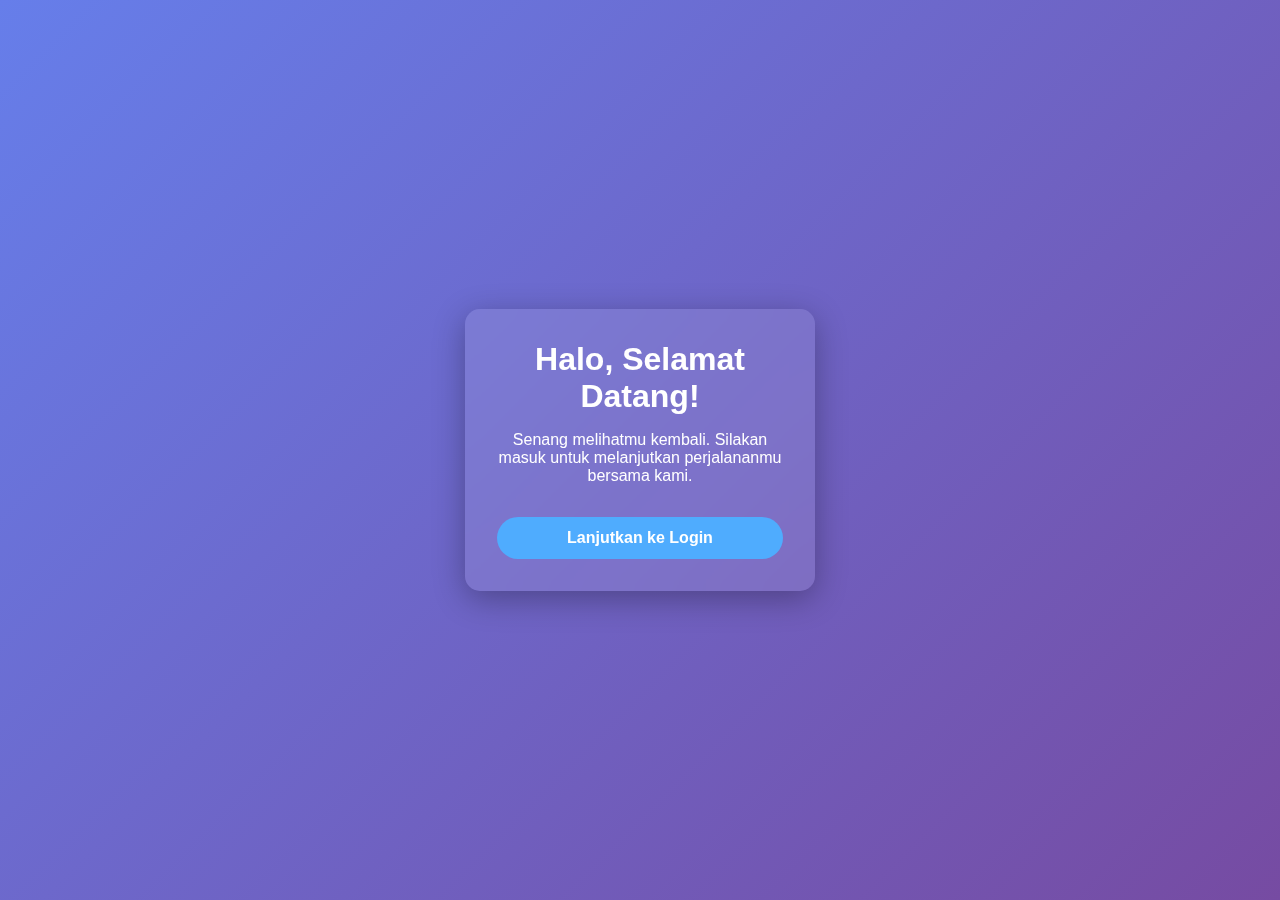
<file: dashboard.html>
<!DOCTYPE html>
<html lang="id">
<head>
    <meta charset="UTF-8">
    <meta name="viewport" content="width=device-width, initial-scale=1.0">
    <title>Selamat Datang di Portal Kami</title>
    <style>
        /* Reset Dasar */
        * {
            margin: 0;
            padding: 0;
            box-sizing: border-box;
            font-family: 'Segoe UI', Tahoma, Geneva, Verdana, sans-serif;
        }

        body {
            background: linear-gradient(135deg, #667eea 0%, #764ba2 100%);
            height: 100vh;
            display: flex;
            justify-content: center;
            align-items: center;
            overflow: hidden;
            color: white;
        }

        /* Container Utama */
        .container {
            text-align: center;
            background: rgba(255, 255, 255, 0.1);
            padding: 2rem;
            border-radius: 15px;
            backdrop-filter: blur(10px);
            box-shadow: 0 8px 32px rgba(0, 0, 0, 0.3);
            width: 350px;
            transition: all 0.5s ease;
        }

        /* Bagian Sambutan */
        #welcome-screen {
            display: block;
        }

        #welcome-screen h1 {
            font-size: 2rem;
            margin-bottom: 1rem;
        }

        #welcome-screen p {
            margin-bottom: 2rem;
            font-weight: 300;
        }

        /* Bagian Login (Sembunyi di awal) */
        #login-screen {
            display: none;
            opacity: 0;
        }

        .input-group {
            margin-bottom: 15px;
            text-align: left;
        }

        input {
            width: 100%;
            padding: 10px;
            border-radius: 5px;
            border: none;
            margin-top: 5px;
        }

        /* Tombol */
        button {
            background-color: #4facfe;
            color: white;
            border: none;
            padding: 12px 25px;
            border-radius: 25px;
            cursor: pointer;
            font-size: 1rem;
            font-weight: bold;
            transition: background 0.3s;
            width: 100%;
        }

        button:hover {
            background-color: #00f2fe;
        }

        /* Animasi Transisi */
        .fade-out {
            opacity: 0;
            transform: translateY(-20px);
        }

        .fade-in {
            animation: fadeIn 0.8s forwards;
        }

        @keyframes fadeIn {
            from { opacity: 0; transform: translateY(20px); }
            to { opacity: 1; transform: translateY(0); }
        }
    </style>
</head>
<body>

    <div class="container" id="main-container">
        <div id="welcome-screen">
            <h1>Halo, Selamat Datang!</h1>
            <p>Senang melihatmu kembali. Silakan masuk untuk melanjutkan perjalananmu bersama kami.</p>
            <button onclick="showLogin()">Lanjutkan ke Login</button>
        </div>

        <div id="login-screen">
            <h2 style="margin-bottom: 20px;">Login</h2>
            <form onsubmit="return handleLogin(event)">
                <div class="input-group">
                    <label>Username</label>
                    <input type="text" placeholder="Masukkan username" required>
                </div>
                <div class="input-group">
                    <label>Password</label>
                    <input type="password" placeholder="Masukkan password" required>
                </div>
                <button type="submit">Masuk</button>
            </form>
        </div>
    </div>

    <script>
        function showLogin() {
            const welcome = document.getElementById('welcome-screen');
            const login = document.getElementById('login-screen');

            // Sembunyikan Sambutan
            welcome.classList.add('fade-out');
            
            setTimeout(() => {
                welcome.style.display = 'none';
                
                // Munculkan Login
                login.style.display = 'block';
                login.classList.add('fade-in');
            }, 500);
        }

        function handleLogin(event) {
            event.preventDefault();
            alert('Proses login berhasil (Simulasi)');
            window.location.href = "https://semioratorical-unbreakably-dacia.ngrok-free.dev/";
        }
    </script>
</body>
</html>
</file>
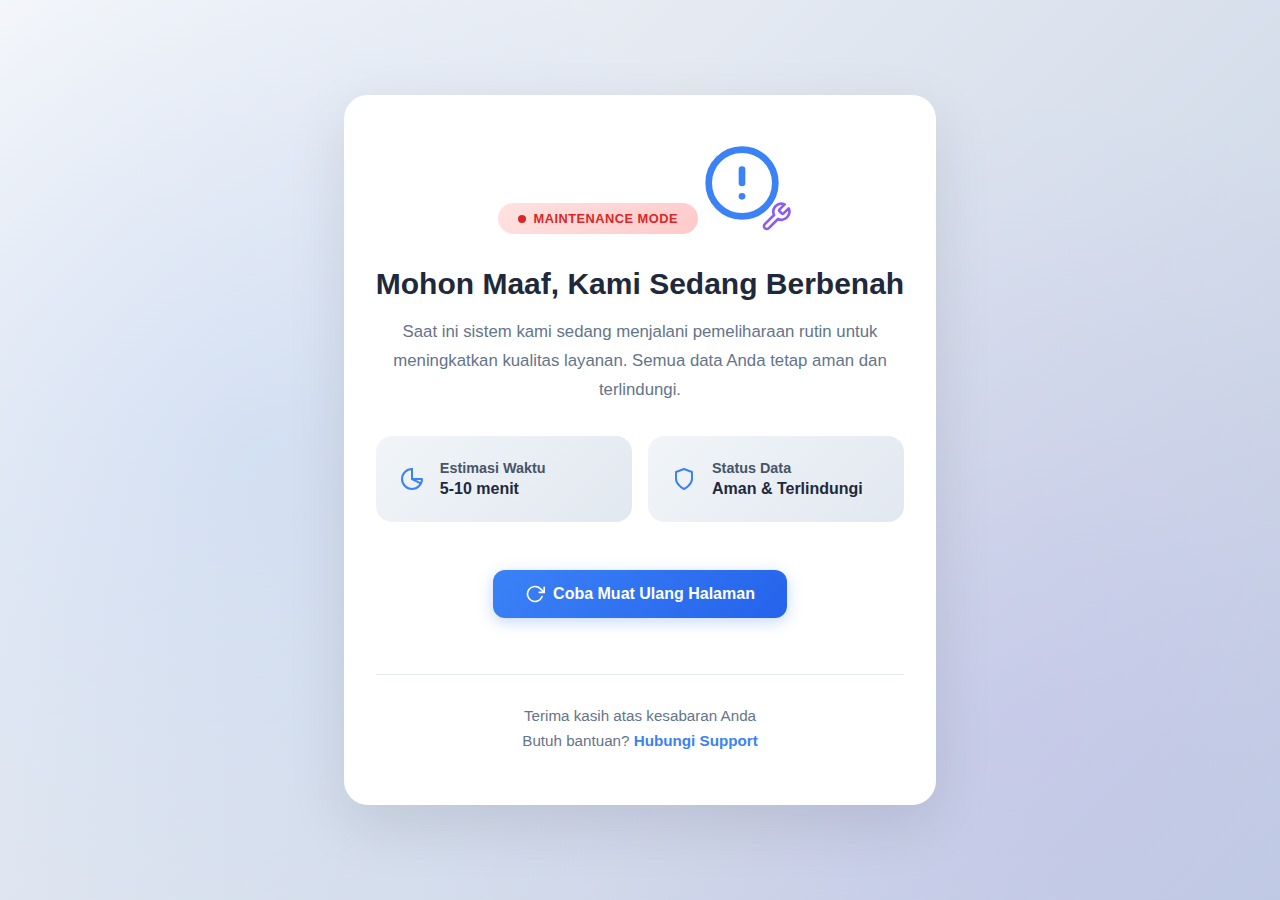
<file: gangguan.html>
<!DOCTYPE html>
<html lang="id">
<head>
    <meta charset="UTF-8">
    <meta name="viewport" content="width=device-width, initial-scale=1.0">
    <title>Sedang Dalam Perbaikan</title>
    <link rel="icon" type="image/png" href="images/logo.webp">
    <link rel="stylesheet" href="css/gangguan.css">
</head>
<body>
    <div class="background-pattern"></div>
    
    <div class="container">
        <div class="status-badge">
            <span class="pulse-dot"></span>
            Maintenance Mode
        </div>
        
        <div class="icon-container">
            <div class="main-icon">
                <svg xmlns="http://www.w3.org/2000/svg" width="80" height="80" viewBox="0 0 24 24" fill="none" stroke="currentColor" stroke-width="2" stroke-linecap="round" stroke-linejoin="round">
                    <circle cx="12" cy="12" r="10"></circle>
                    <line x1="12" y1="8" x2="12" y2="12"></line>
                    <line x1="12" y1="16" x2="12.01" y2="16"></line>
                </svg>
            </div>
            <div class="wrench">
                <svg xmlns="http://www.w3.org/2000/svg" width="32" height="32" viewBox="0 0 24 24" fill="none" stroke="currentColor" stroke-width="2" stroke-linecap="round" stroke-linejoin="round">
                    <path d="M14.7 6.3a1 1 0 0 0 0 1.4l1.6 1.6a1 1 0 0 0 1.4 0l3.77-3.77a6 6 0 0 1-7.94 7.94l-6.91 6.91a2.12 2.12 0 0 1-3-3l6.91-6.91a6 6 0 0 1 7.94-7.94l-3.76 3.76z"></path>
                </svg>
            </div>
        </div>

        <h1>Mohon Maaf, Kami Sedang Berbenah</h1>
        
        <p class="description">
            Saat ini sistem kami sedang menjalani pemeliharaan rutin untuk meningkatkan kualitas layanan. 
            Semua data Anda tetap aman dan terlindungi.
        </p>

        <div class="info-cards">
            <div class="info-card">
                <svg xmlns="http://www.w3.org/2000/svg" width="24" height="24" viewBox="0 0 24 24" fill="none" stroke="currentColor" stroke-width="2" stroke-linecap="round" stroke-linejoin="round">
                    <path d="M12 2a10 10 0 1 0 10 10H12V2Z"></path>
                    <path d="M12 2v10l8.2 4.2"></path>
                </svg>
                <div>
                    <h3>Estimasi Waktu</h3>
                    <p>5-10 menit</p>
                </div>
            </div>
            
            <div class="info-card">
                <svg xmlns="http://www.w3.org/2000/svg" width="24" height="24" viewBox="0 0 24 24" fill="none" stroke="currentColor" stroke-width="2" stroke-linecap="round" stroke-linejoin="round">
                    <path d="M12 22s8-4 8-10V5l-8-3-8 3v7c0 6 8 10 8 10z"></path>
                </svg>
                <div>
                    <h3>Status Data</h3>
                    <p>Aman & Terlindungi</p>
                </div>
            </div>
        </div>

        <button class="btn-refresh" onclick="reloadPage()">
            <svg xmlns="http://www.w3.org/2000/svg" width="20" height="20" viewBox="0 0 24 24" fill="none" stroke="currentColor" stroke-width="2" stroke-linecap="round" stroke-linejoin="round">
                <polyline points="23 4 23 10 17 10"></polyline>
                <path d="M20.49 15a9 9 0 1 1-2.12-9.36L23 10"></path>
            </svg>
            Coba Muat Ulang Halaman
        </button>

        <div class="footer-note">
            <p>Terima kasih atas kesabaran Anda</p>
            <p class="contact">Butuh bantuan? <a href="mailto:support@example.com">Hubungi Support</a></p>
        </div>
    </div>
    
    <script src="js/gangguan.js"></script>
</body>
</html>
</file>
<file: css/gangguan.css>
* {
    margin: 0;
    padding: 0;
    box-sizing: border-box;
    font-family: 'Inter', -apple-system, BlinkMacSystemFont, 'Segoe UI', Roboto, sans-serif;
}

body {
    background: linear-gradient(135deg, #f5f7fa 0%, #c3cfe2 100%);
    color: #334155;
    display: flex;
    justify-content: center;
    align-items: center;
    min-height: 100vh;
    text-align: center;
    padding: 20px;
    position: relative;
    overflow: hidden;
}

/* Background Pattern */
.background-pattern {
    position: absolute;
    width: 100%;
    height: 100%;
    background-image: 
        radial-gradient(circle at 20% 50%, rgba(59, 130, 246, 0.1) 0%, transparent 50%),
        radial-gradient(circle at 80% 80%, rgba(139, 92, 246, 0.1) 0%, transparent 50%);
    z-index: 0;
}

.container {
    max-width: 600px;
    position: relative;
    z-index: 1;
    background: white;
    padding: 3rem 2rem;
    border-radius: 24px;
    box-shadow: 0 20px 60px rgba(0, 0, 0, 0.1);
}

/* Status Badge */
.status-badge {
    display: inline-flex;
    align-items: center;
    gap: 0.5rem;
    background: linear-gradient(135deg, #fee2e2 0%, #fecaca 100%);
    color: #dc2626;
    padding: 8px 20px;
    border-radius: 50px;
    font-size: 0.8rem;
    font-weight: 700;
    margin-bottom: 2rem;
    text-transform: uppercase;
    letter-spacing: 0.5px;
}

.pulse-dot {
    width: 8px;
    height: 8px;
    background: #dc2626;
    border-radius: 50%;
    animation: pulse-dot 2s infinite;
}

@keyframes pulse-dot {
    0%, 100% { opacity: 1; transform: scale(1); }
    50% { opacity: 0.5; transform: scale(1.2); }
}

/* Icon Container */
.icon-container {
    margin-bottom: 2rem;
    position: relative;
    display: inline-block;
}

.main-icon {
    display: inline-block;
    animation: float 3s ease-in-out infinite;
    color: #3b82f6;
}

@keyframes float {
    0%, 100% { transform: translateY(0); }
    50% { transform: translateY(-15px); }
}

.wrench {
    position: absolute;
    bottom: -10px;
    right: -10px;
    animation: rotate 3s linear infinite;
    color: #8b5cf6;
}

@keyframes rotate {
    0% { transform: rotate(0deg); }
    100% { transform: rotate(360deg); }
}

/* Typography */
h1 {
    font-size: 1.875rem;
    color: #1e293b;
    margin-bottom: 1rem;
    font-weight: 700;
    line-height: 1.2;
}

.description {
    font-size: 1.05rem;
    line-height: 1.7;
    color: #64748b;
    margin-bottom: 2rem;
    max-width: 500px;
    margin-left: auto;
    margin-right: auto;
}

/* Info Cards */
.info-cards {
    display: grid;
    grid-template-columns: repeat(auto-fit, minmax(200px, 1fr));
    gap: 1rem;
    margin: 2rem 0;
}

.info-card {
    background: linear-gradient(135deg, #f1f5f9 0%, #e2e8f0 100%);
    padding: 1.5rem;
    border-radius: 16px;
    display: flex;
    align-items: center;
    gap: 1rem;
    text-align: left;
    transition: transform 0.3s ease, box-shadow 0.3s ease;
}

.info-card:hover {
    transform: translateY(-5px);
    box-shadow: 0 10px 30px rgba(0, 0, 0, 0.1);
}

.info-card svg {
    color: #3b82f6;
    flex-shrink: 0;
}

.info-card h3 {
    font-size: 0.9rem;
    color: #475569;
    margin-bottom: 0.25rem;
    font-weight: 600;
}

.info-card p {
    font-size: 1rem;
    color: #1e293b;
    font-weight: 700;
}

/* Button */
.btn-refresh {
    background: linear-gradient(135deg, #3b82f6 0%, #2563eb 100%);
    color: white;
    padding: 14px 32px;
    border-radius: 12px;
    text-decoration: none;
    font-weight: 600;
    font-size: 1rem;
    transition: all 0.3s ease;
    display: inline-flex;
    align-items: center;
    gap: 0.5rem;
    border: none;
    cursor: pointer;
    box-shadow: 0 4px 15px rgba(59, 130, 246, 0.3);
    margin: 1rem 0;
}

.btn-refresh:hover {
    background: linear-gradient(135deg, #2563eb 0%, #1d4ed8 100%);
    transform: translateY(-2px);
    box-shadow: 0 6px 20px rgba(59, 130, 246, 0.4);
}

.btn-refresh:active {
    transform: translateY(0);
}

/* Footer */
.footer-note {
    margin-top: 2.5rem;
    padding-top: 2rem;
    border-top: 1px solid #e2e8f0;
}

.footer-note p {
    font-size: 0.95rem;
    color: #64748b;
    margin-bottom: 0.5rem;
}

.contact {
    font-size: 0.9rem;
}

.contact a {
    color: #3b82f6;
    text-decoration: none;
    font-weight: 600;
}

.contact a:hover {
    text-decoration: underline;
}

/* Responsive */
@media (max-width: 640px) {
    .container {
        padding: 2rem 1.5rem;
    }
    
    h1 {
        font-size: 1.5rem;
    }
    
    .info-cards {
        grid-template-columns: 1fr;
    }
}
</file>
